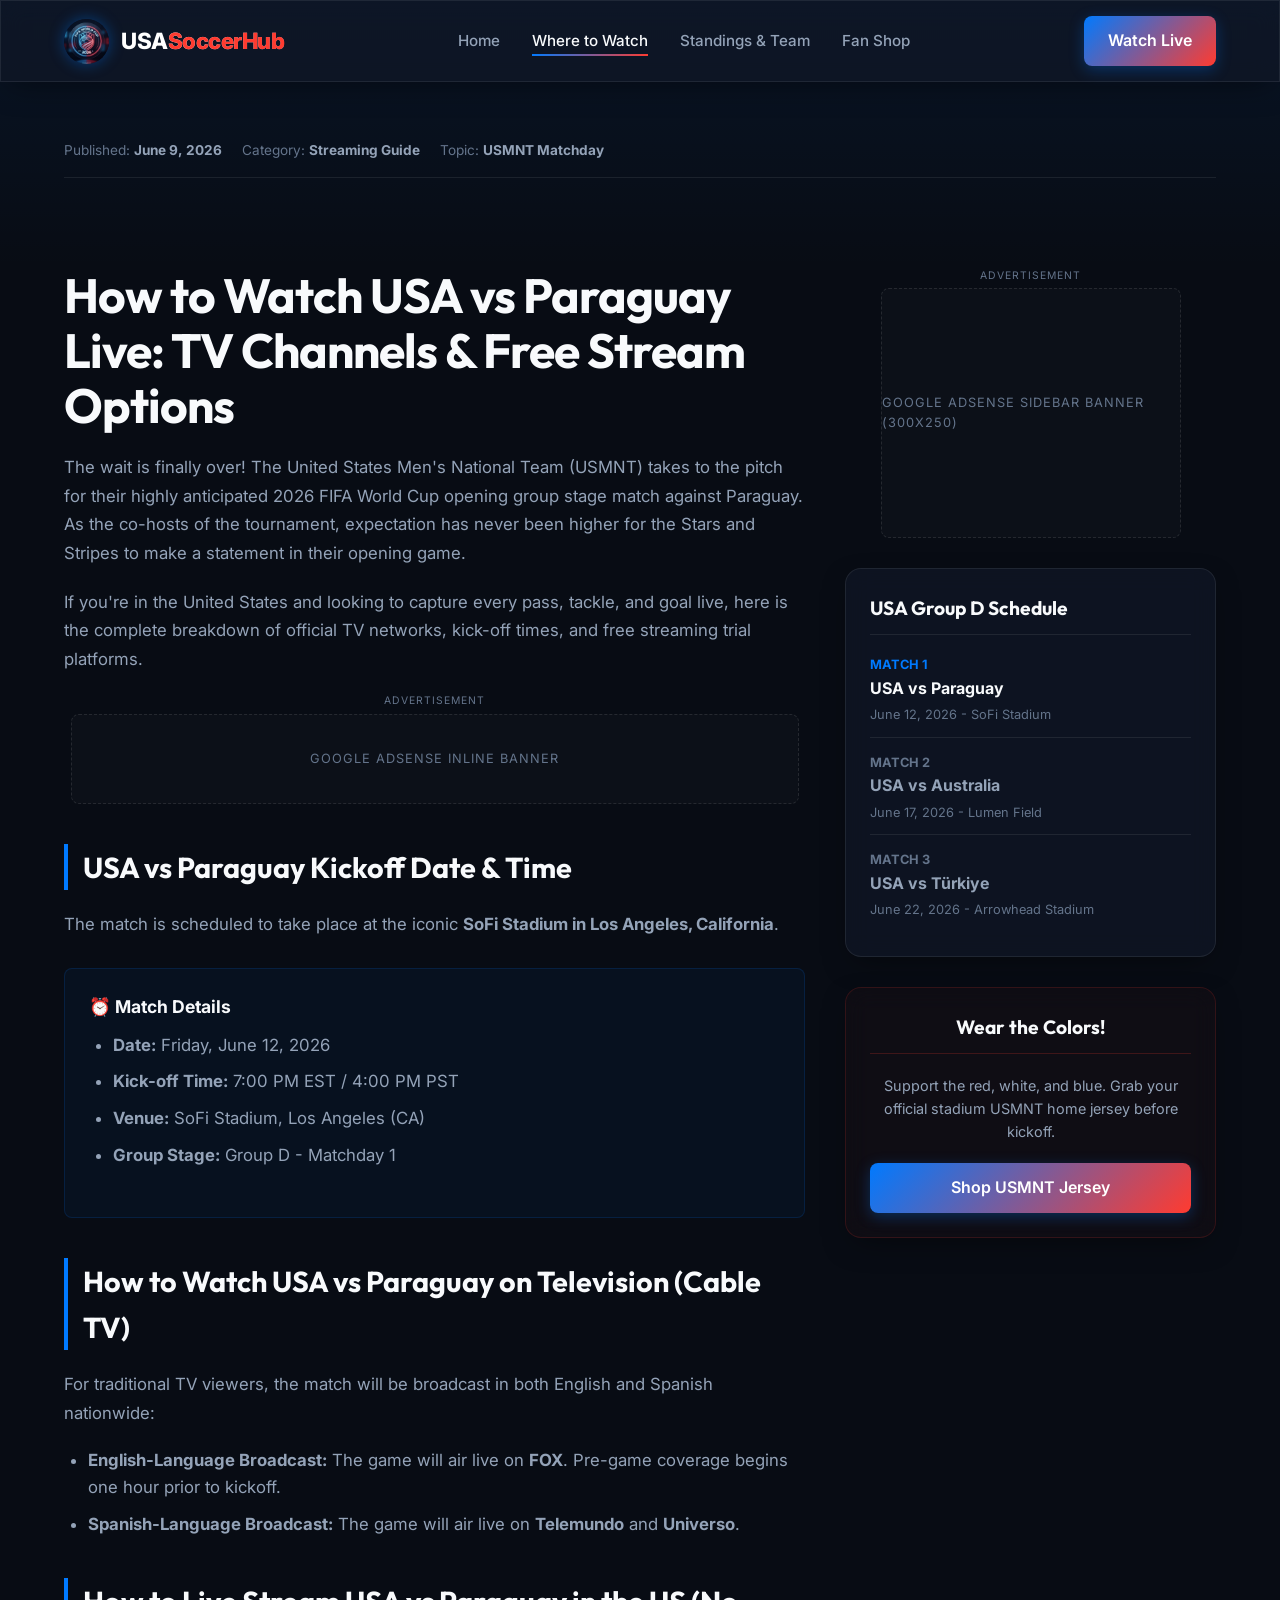
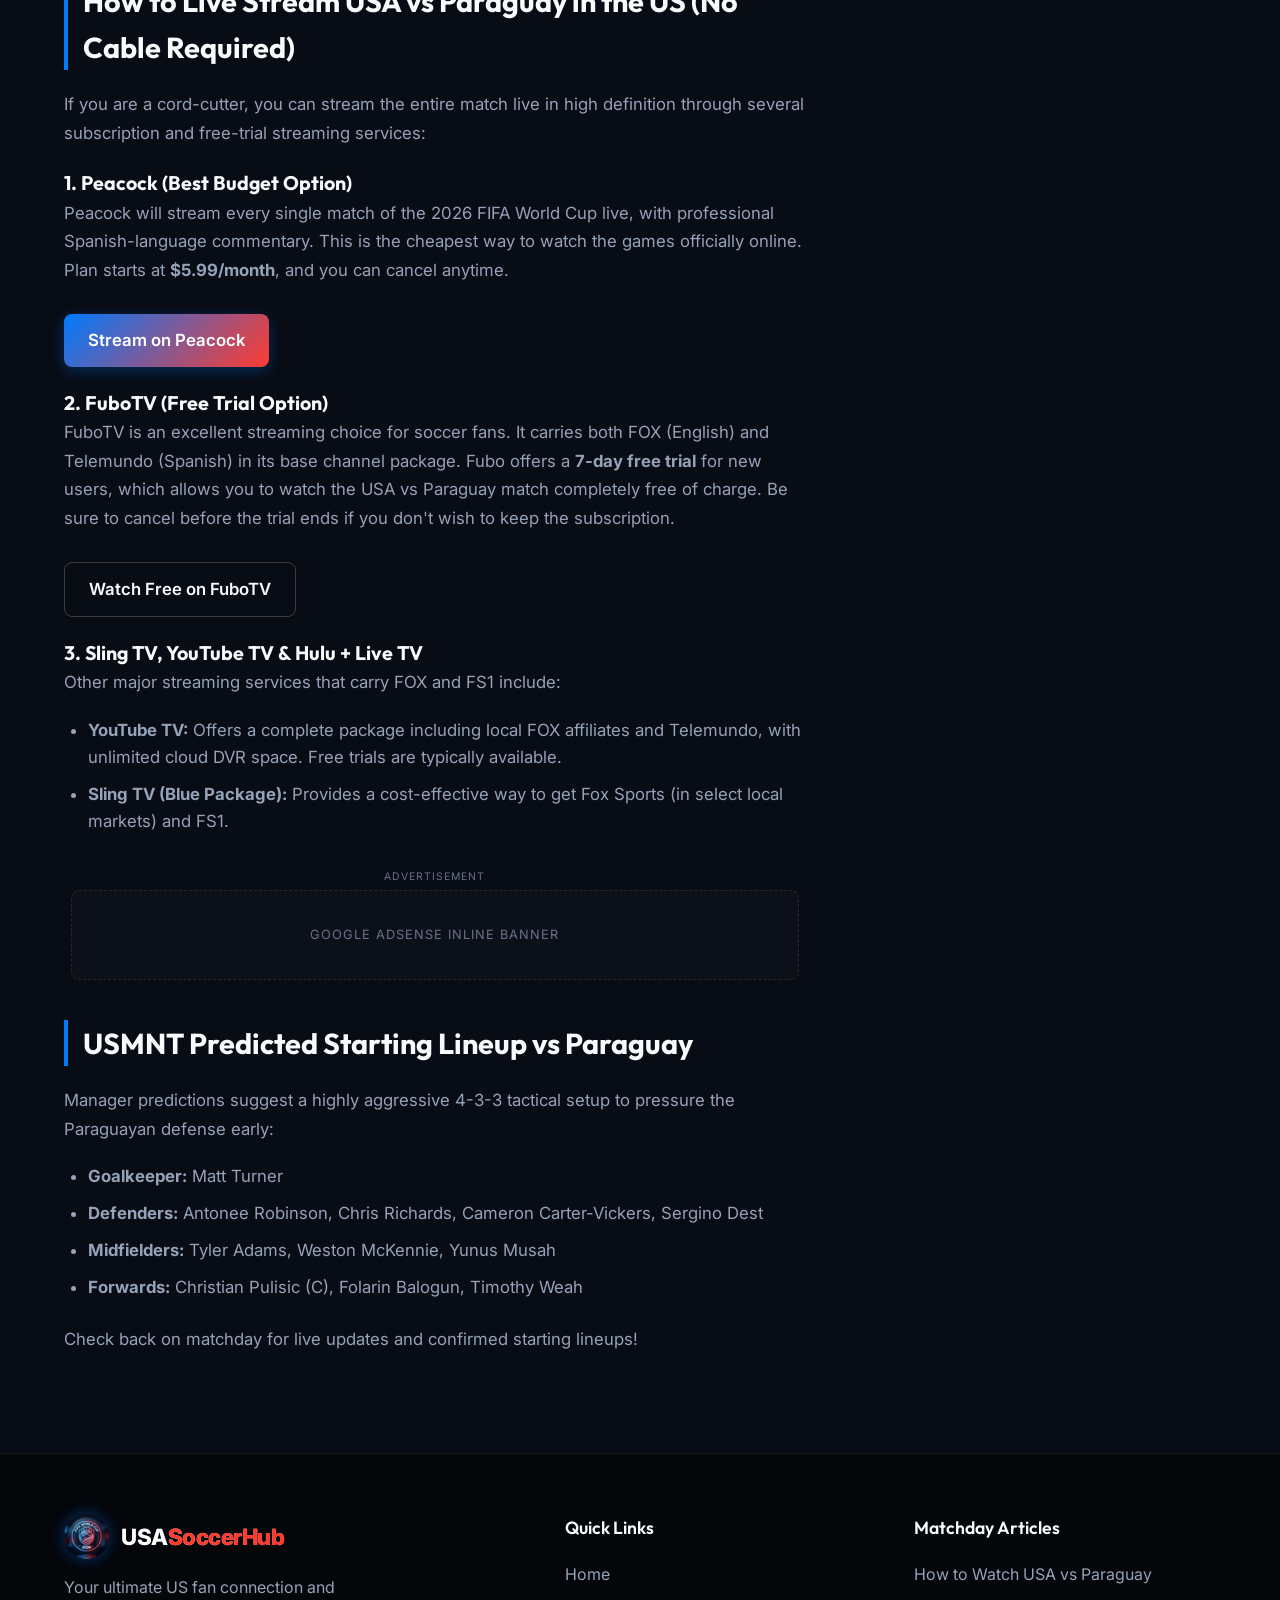
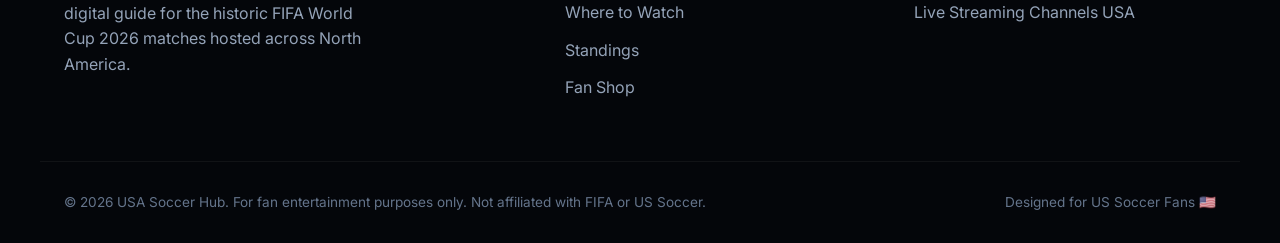
<file: watch-guide.html>
<!DOCTYPE html>
<html lang="en">
<head>
    <meta charset="UTF-8">
    <meta name="viewport" content="width=device-width, initial-scale=1.0">
    <title>How to Watch USA vs Paraguay Live Stream - World Cup 2026</title>
    
    <!-- SEO Meta Tags -->
    <meta name="description" content="Find out how to watch or live stream the USA vs Paraguay World Cup 2026 opening match in the US. Kickoff times, TV channels, and free streaming trials.">
    <meta name="keywords" content="USA vs Paraguay live stream, how to watch USA Paraguay free, World Cup 2026 live streaming, peacock fubo tv fox sports">
    <meta name="author" content="USA Soccer Hub">
    
    <!-- Open Graph (Facebook / Instagram) -->
    <meta property="og:type" content="article">
    <meta property="og:title" content="How to Watch USA vs Paraguay Live Stream - World Cup 2026">
    <meta property="og:description" content="All the live stream links, free trial options, and TV channels for USA's World Cup opening match.">
    <meta property="og:image" content="usa_vs_paraguay_clash_1781014697207.png">
    
    <!-- Stylesheet -->
    <link rel="stylesheet" href="style.css">
    
    <!-- Google AdSense Auto Ads Code Placeholder -->
    <!-- 
    <script async src="https://pagead2.googlesyndication.com/pagead/js/adsbygoogle.js?client=ca-pub-XXXXXXXXXXXXXXXX" crossorigin="anonymous"></script>
    -->
    
    <style>
        /* Specific Article Layout Styles */
        .article-hero {
            padding: 140px 0 60px;
            background: linear-gradient(180deg, rgba(0, 122, 255, 0.08) 0%, transparent 100%);
        }
        .article-container {
            display: grid;
            grid-template-columns: 1.8fr 0.9fr;
            gap: 40px;
            padding-bottom: 80px;
        }
        .article-content {
            font-size: 1.05rem;
            color: var(--text-primary);
        }
        .article-content h1 {
            font-size: 3rem;
            line-height: 1.15;
            margin-bottom: 20px;
            letter-spacing: -1px;
        }
        .article-meta {
            color: var(--text-muted);
            font-size: 0.85rem;
            margin-bottom: 30px;
            display: flex;
            gap: 20px;
            border-bottom: 1px solid var(--border-card);
            padding-bottom: 15px;
        }
        .article-meta span strong {
            color: var(--text-secondary);
        }
        .article-content h2 {
            font-size: 1.8rem;
            margin: 40px 0 20px;
            color: var(--text-primary);
            border-left: 4px solid var(--accent-blue);
            padding-left: 15px;
        }
        .article-content p {
            margin-bottom: 20px;
            color: var(--text-secondary);
            line-height: 1.7;
        }
        .article-content ul, .article-content ol {
            margin-bottom: 24px;
            padding-left: 24px;
            color: var(--text-secondary);
        }
        .article-content li {
            margin-bottom: 10px;
        }
        .info-box {
            border-radius: var(--radius-sm);
            padding: 24px;
            margin: 30px 0;
            background: rgba(0, 122, 255, 0.05);
            border: 1px solid rgba(0, 122, 255, 0.15);
        }
        .info-box-title {
            font-size: 1.1rem;
            font-weight: 700;
            margin-bottom: 10px;
            color: var(--text-primary);
            display: flex;
            align-items: center;
            gap: 10px;
        }
        .sidebar-section {
            border-radius: var(--radius-md);
            padding: 24px;
            margin-bottom: 30px;
        }
        .sidebar-title {
            font-size: 1.2rem;
            font-weight: 700;
            margin-bottom: 20px;
            border-bottom: 1px solid var(--border-card);
            padding-bottom: 10px;
        }
        
        @media (max-width: 992px) {
            .article-container {
                grid-template-columns: 1fr;
            }
            .article-content h1 {
                font-size: 2.3rem;
            }
        }
    </style>
</head>
<body>

    <!-- Header / Navbar -->
    <header class="glass">
        <div class="container nav-container">
            <a href="index.html" class="logo-link">
                <img src="world_cup_profile_logo_1781013418378.png" alt="USA Soccer Hub Logo" class="logo-img">
                <div class="logo-text">USA<span>SoccerHub</span></div>
            </a>
            <ul class="nav-menu">
                <li><a href="index.html#hero" class="nav-link">Home</a></li>
                <li><a href="index.html#stream" class="nav-link active">Where to Watch</a></li>
                <li><a href="index.html#stats" class="nav-link">Standings & Team</a></li>
                <li><a href="index.html#shop" class="nav-link">Fan Shop</a></li>
            </ul>
            <a href="index.html#stream" class="btn-cta btn-primary">Watch Live</a>
        </div>
    </header>

    <!-- Article Hero Section -->
    <section class="article-hero">
        <div class="container">
            <div class="article-meta">
                <span>Published: <strong>June 9, 2026</strong></span>
                <span>Category: <strong>Streaming Guide</strong></span>
                <span>Topic: <strong>USMNT Matchday</strong></span>
            </div>
        </div>
    </section>

    <!-- Main Content Grid -->
    <div class="container article-container">
        <!-- Main Article Column -->
        <main class="article-content">
            <h1>How to Watch USA vs Paraguay Live: TV Channels & Free Stream Options</h1>
            
            <p>The wait is finally over! The United States Men's National Team (USMNT) takes to the pitch for their highly anticipated 2026 FIFA World Cup opening group stage match against Paraguay. As the co-hosts of the tournament, expectation has never been higher for the Stars and Stripes to make a statement in their opening game.</p>
            
            <p>If you're in the United States and looking to capture every pass, tackle, and goal live, here is the complete breakdown of official TV networks, kick-off times, and free streaming trial platforms.</p>

            <!-- AdSense - In-Article Ad PlaceHolder -->
            <div class="ad-container" style="margin: 20px 0;">
                <span class="ad-label">Advertisement</span>
                <div class="ad-box">Google AdSense Inline Banner</div>
            </div>

            <h2>USA vs Paraguay Kickoff Date & Time</h2>
            <p>The match is scheduled to take place at the iconic <strong>SoFi Stadium in Los Angeles, California</strong>.</p>
            
            <div class="info-box">
                <div class="info-box-title">⏰ Match Details</div>
                <ul>
                    <li><strong>Date:</strong> Friday, June 12, 2026</li>
                    <li><strong>Kick-off Time:</strong> 7:00 PM EST / 4:00 PM PST</li>
                    <li><strong>Venue:</strong> SoFi Stadium, Los Angeles (CA)</li>
                    <li><strong>Group Stage:</strong> Group D - Matchday 1</li>
                </ul>
            </div>

            <h2>How to Watch USA vs Paraguay on Television (Cable TV)</h2>
            <p>For traditional TV viewers, the match will be broadcast in both English and Spanish nationwide:</p>
            <ul>
                <li><strong>English-Language Broadcast:</strong> The game will air live on <strong>FOX</strong>. Pre-game coverage begins one hour prior to kickoff.</li>
                <li><strong>Spanish-Language Broadcast:</strong> The game will air live on <strong>Telemundo</strong> and <strong>Universo</strong>.</li>
            </ul>

            <h2>How to Live Stream USA vs Paraguay in the US (No Cable Required)</h2>
            <p>If you are a cord-cutter, you can stream the entire match live in high definition through several subscription and free-trial streaming services:</p>

            <h3>1. Peacock (Best Budget Option)</h3>
            <p>Peacock will stream every single match of the 2026 FIFA World Cup live, with professional Spanish-language commentary. This is the cheapest way to watch the games officially online. Plan starts at <strong>$5.99/month</strong>, and you can cancel anytime.</p>
            <p><a href="https://www.peacocktv.com" target="_blank" rel="nofollow" class="btn-cta btn-primary" style="margin-top: 10px;">Stream on Peacock</a></p>

            <h3>2. FuboTV (Free Trial Option)</h3>
            <p>FuboTV is an excellent streaming choice for soccer fans. It carries both FOX (English) and Telemundo (Spanish) in its base channel package. Fubo offers a <strong>7-day free trial</strong> for new users, which allows you to watch the USA vs Paraguay match completely free of charge. Be sure to cancel before the trial ends if you don't wish to keep the subscription.</p>
            <p><a href="https://www.fubo.tv" target="_blank" rel="nofollow" class="btn-cta btn-outline" style="margin-top: 10px;">Watch Free on FuboTV</a></p>

            <h3>3. Sling TV, YouTube TV & Hulu + Live TV</h3>
            <p>Other major streaming services that carry FOX and FS1 include:</p>
            <ul>
                <li><strong>YouTube TV:</strong> Offers a complete package including local FOX affiliates and Telemundo, with unlimited cloud DVR space. Free trials are typically available.</li>
                <li><strong>Sling TV (Blue Package):</strong> Provides a cost-effective way to get Fox Sports (in select local markets) and FS1.</li>
            </ul>

            <!-- AdSense - In-Article Ad PlaceHolder -->
            <div class="ad-container" style="margin: 35px 0;">
                <span class="ad-label">Advertisement</span>
                <div class="ad-box">Google AdSense Inline Banner</div>
            </div>

            <h2>USMNT Predicted Starting Lineup vs Paraguay</h2>
            <p>Manager predictions suggest a highly aggressive 4-3-3 tactical setup to pressure the Paraguayan defense early:</p>
            <ul>
                <li><strong>Goalkeeper:</strong> Matt Turner</li>
                <li><strong>Defenders:</strong> Antonee Robinson, Chris Richards, Cameron Carter-Vickers, Sergino Dest</li>
                <li><strong>Midfielders:</strong> Tyler Adams, Weston McKennie, Yunus Musah</li>
                <li><strong>Forwards:</strong> Christian Pulisic (C), Folarin Balogun, Timothy Weah</li>
            </ul>
            <p>Check back on matchday for live updates and confirmed starting lineups!</p>
        </main>
        
        <!-- Sidebar Column -->
        <aside class="article-sidebar">
            <!-- Ad Placeholder -->
            <div class="ad-container" style="margin: 0 0 30px 0;">
                <span class="ad-label">Advertisement</span>
                <div class="ad-box sidebar">
                    Google AdSense Sidebar Banner (300x250)
                </div>
            </div>

            <!-- Roster Widget -->
            <div class="sidebar-section glass">
                <h3 class="sidebar-title">USA Group D Schedule</h3>
                <ul style="list-style: none; padding: 0;">
                    <li style="margin-bottom: 15px; border-bottom: 1px solid var(--border-card); padding-bottom: 10px;">
                        <span style="display: block; font-size: 0.8rem; color: var(--accent-blue); font-weight: 700; text-transform: uppercase;">Match 1</span>
                        <strong style="color: var(--text-primary);">USA vs Paraguay</strong><br>
                        <span style="font-size: 0.8rem; color: var(--text-muted);">June 12, 2026 - SoFi Stadium</span>
                    </li>
                    <li style="margin-bottom: 15px; border-bottom: 1px solid var(--border-card); padding-bottom: 10px;">
                        <span style="display: block; font-size: 0.8rem; color: var(--text-muted); font-weight: 700; text-transform: uppercase;">Match 2</span>
                        <strong style="color: var(--text-secondary);">USA vs Australia</strong><br>
                        <span style="font-size: 0.8rem; color: var(--text-muted);">June 17, 2026 - Lumen Field</span>
                    </li>
                    <li style="margin-bottom: 10px;">
                        <span style="display: block; font-size: 0.8rem; color: var(--text-muted); font-weight: 700; text-transform: uppercase;">Match 3</span>
                        <strong style="color: var(--text-secondary);">USA vs Türkiye</strong><br>
                        <span style="font-size: 0.8rem; color: var(--text-muted);">June 22, 2026 - Arrowhead Stadium</span>
                    </li>
                </ul>
            </div>
            
            <!-- Affiliate Gear Callout -->
            <div class="sidebar-section glass" style="text-align: center; border: 1px solid rgba(255, 59, 48, 0.15); background: rgba(255, 59, 48, 0.03);">
                <h3 class="sidebar-title" style="border-color: rgba(255, 59, 48, 0.2);">Wear the Colors!</h3>
                <p style="font-size: 0.9rem; color: var(--text-secondary); margin-bottom: 20px;">Support the red, white, and blue. Grab your official stadium USMNT home jersey before kickoff.</p>
                <a href="https://amzn.to/3PjXmZl" target="_blank" rel="nofollow" class="btn-cta btn-primary" style="width: 100%;">Shop USMNT Jersey</a>
            </div>
        </aside>
    </div>

    <!-- Footer -->
    <footer>
        <div class="container footer-grid">
            <div class="footer-brand">
                <a href="index.html" class="logo-link">
                    <img src="world_cup_profile_logo_1781013418378.png" alt="USA Soccer Hub Logo" class="logo-img">
                    <div class="logo-text">USA<span>SoccerHub</span></div>
                </a>
                <p>Your ultimate US fan connection and digital guide for the historic FIFA World Cup 2026 matches hosted across North America.</p>
            </div>
            
            <div>
                <h4 class="footer-title">Quick Links</h4>
                <ul class="footer-links">
                    <li><a href="index.html#hero">Home</a></li>
                    <li><a href="index.html#stream">Where to Watch</a></li>
                    <li><a href="index.html#stats">Standings</a></li>
                    <li><a href="index.html#shop">Fan Shop</a></li>
                </ul>
            </div>
            
            <div>
                <h4 class="footer-title">Matchday Articles</h4>
                <ul class="footer-links">
                    <li><a href="watch-guide.html">How to Watch USA vs Paraguay</a></li>
                    <li><a href="watch-guide.html">Live Streaming Channels USA</a></li>
                </ul>
            </div>
        </div>
        
        <div class="container footer-bottom">
            <p>&copy; 2026 USA Soccer Hub. For fan entertainment purposes only. Not affiliated with FIFA or US Soccer.</p>
            <p>Designed for US Soccer Fans 🇺🇸</p>
        </div>
    </footer>

    <!-- JavaScript File -->
    <script src="app.js"></script>
</body>
</html>
</file>
<file: style.css>
@import url('https://fonts.googleapis.com/css2?family=Inter:wght@300;400;500;600;700&family=Outfit:wght@400;500;600;700;800&display=swap');

:root {
    /* Color Palette */
    --bg-primary: #080c14;
    --bg-secondary: #0f1626;
    --bg-card: rgba(17, 24, 39, 0.7);
    --border-card: rgba(255, 255, 255, 0.08);
    
    --text-primary: #f8fafc;
    --text-secondary: #94a3b8;
    --text-muted: #64748b;
    
    --accent-red: #ff3b30;
    --accent-red-glow: rgba(255, 59, 48, 0.4);
    --accent-blue: #007aff;
    --accent-blue-glow: rgba(0, 122, 255, 0.4);
    --accent-gold: #ffcc00;
    
    --gradient-usa: linear-gradient(135deg, #007aff 0%, #ff3b30 100%);
    --gradient-dark: linear-gradient(180deg, #080c14 0%, #0f1626 100%);
    
    /* Layout & Styling Values */
    --radius-sm: 8px;
    --radius-md: 16px;
    --radius-lg: 24px;
    --shadow-premium: 0 10px 30px -10px rgba(0, 0, 0, 0.5);
    --transition-smooth: all 0.3s cubic-bezier(0.4, 0, 0.2, 1);
}

/* Base resets */
* {
    margin: 0;
    padding: 0;
    box-sizing: border-box;
}

html {
    scroll-behavior: smooth;
}

body {
    font-family: 'Inter', sans-serif;
    background-color: var(--bg-primary);
    color: var(--text-primary);
    line-height: 1.6;
    overflow-x: hidden;
}

h1, h2, h3, h4, .font-display {
    font-family: 'Outfit', sans-serif;
    font-weight: 700;
}

/* Glassmorphism utility */
.glass {
    background: var(--bg-card);
    backdrop-filter: blur(12px);
    -webkit-backdrop-filter: blur(12px);
    border: 1px solid var(--border-card);
    box-shadow: var(--shadow-premium);
}

/* Layout containers */
.container {
    width: 100%;
    max-width: 1200px;
    margin: 0 auto;
    padding: 0 24px;
}

/* Header & Nav */
header {
    position: fixed;
    top: 0;
    left: 0;
    width: 100%;
    z-index: 100;
    transition: var(--transition-smooth);
    border-bottom: 1px solid var(--border-card);
}

.nav-container {
    display: flex;
    justify-content: space-between;
    align-items: center;
    height: 80px;
}

.logo-link {
    display: flex;
    align-items: center;
    gap: 12px;
    text-decoration: none;
    color: var(--text-primary);
}

.logo-img {
    width: 45px;
    height: 45px;
    border-radius: 50%;
    box-shadow: 0 0 15px var(--accent-blue-glow);
}

.logo-text {
    font-size: 1.4rem;
    font-weight: 800;
    letter-spacing: -0.5px;
    background: linear-gradient(90deg, #fff 40%, var(--text-secondary));
    -webkit-background-clip: text;
    -webkit-text-fill-color: transparent;
}

.logo-text span {
    color: var(--accent-red);
    -webkit-text-fill-color: initial;
}

.nav-menu {
    display: flex;
    list-style: none;
    gap: 32px;
}

.nav-link {
    text-decoration: none;
    color: var(--text-secondary);
    font-weight: 500;
    font-size: 0.95rem;
    transition: var(--transition-smooth);
    position: relative;
    padding: 6px 0;
}

.nav-link:hover, .nav-link.active {
    color: var(--text-primary);
}

.nav-link::after {
    content: '';
    position: absolute;
    bottom: 0;
    left: 0;
    width: 0;
    height: 2px;
    background: var(--gradient-usa);
    transition: var(--transition-smooth);
}

.nav-link:hover::after, .nav-link.active::after {
    width: 100%;
}

.btn-cta {
    display: inline-flex;
    align-items: center;
    justify-content: center;
    padding: 12px 24px;
    border-radius: var(--radius-sm);
    font-weight: 600;
    text-decoration: none;
    transition: var(--transition-smooth);
    cursor: pointer;
    border: none;
}

.btn-primary {
    background: var(--gradient-usa);
    color: white;
    box-shadow: 0 4px 15px rgba(0, 122, 255, 0.3);
}

.btn-primary:hover {
    transform: translateY(-2px);
    box-shadow: 0 6px 20px rgba(0, 122, 255, 0.4);
}

.btn-outline {
    background: transparent;
    color: var(--text-primary);
    border: 1px solid rgba(255, 255, 255, 0.2);
}

.btn-outline:hover {
    background: rgba(255, 255, 255, 0.05);
    border-color: var(--text-primary);
}

/* Hero Section */
.hero {
    padding: 160px 0 80px;
    background: radial-gradient(circle at top right, rgba(0, 122, 255, 0.15) 0%, transparent 60%),
                radial-gradient(circle at bottom left, rgba(255, 59, 48, 0.1) 0%, transparent 50%);
    position: relative;
}

.hero-grid {
    display: grid;
    grid-template-columns: 1.2fr 0.8fr;
    gap: 48px;
    align-items: center;
}

.hero-tag {
    display: inline-flex;
    align-items: center;
    gap: 8px;
    padding: 6px 16px;
    border-radius: 100px;
    font-size: 0.85rem;
    font-weight: 600;
    color: var(--accent-gold);
    background: rgba(255, 204, 0, 0.1);
    border: 1px solid rgba(255, 204, 0, 0.2);
    margin-bottom: 24px;
}

.hero-title {
    font-size: 3.8rem;
    line-height: 1.1;
    letter-spacing: -1.5px;
    margin-bottom: 24px;
}

.hero-title span {
    background: var(--gradient-usa);
    -webkit-background-clip: text;
    -webkit-text-fill-color: transparent;
}

.hero-desc {
    font-size: 1.15rem;
    color: var(--text-secondary);
    margin-bottom: 36px;
    max-width: 600px;
}

.hero-actions {
    display: flex;
    gap: 16px;
}

/* Matchday Card */
.match-card {
    border-radius: var(--radius-lg);
    padding: 32px;
    text-align: center;
    position: relative;
    overflow: hidden;
}

.match-card::before {
    content: '';
    position: absolute;
    top: 0;
    left: 0;
    width: 100%;
    height: 4px;
    background: var(--gradient-usa);
}

.match-status {
    display: inline-block;
    padding: 4px 12px;
    border-radius: 100px;
    font-size: 0.75rem;
    font-weight: 700;
    text-transform: uppercase;
    letter-spacing: 1px;
    margin-bottom: 24px;
}

.status-live {
    background: rgba(255, 59, 48, 0.15);
    color: var(--accent-red);
    border: 1px solid rgba(255, 59, 48, 0.3);
    animation: pulse 2s infinite;
}

.status-upcoming {
    background: rgba(0, 122, 255, 0.15);
    color: var(--accent-blue);
    border: 1px solid rgba(0, 122, 255, 0.3);
}

.match-clash {
    display: flex;
    justify-content: space-around;
    align-items: center;
    margin-bottom: 32px;
}

.team {
    display: flex;
    flex-direction: column;
    align-items: center;
    gap: 12px;
    flex: 1;
}

.team-flag-container {
    width: 70px;
    height: 70px;
    border-radius: 50%;
    display: flex;
    align-items: center;
    justify-content: center;
    box-shadow: 0 4px 15px rgba(0, 0, 0, 0.3);
    border: 2px solid rgba(255, 255, 255, 0.1);
    background: #1e293b;
    overflow: hidden;
}

.team-flag-container img {
    width: 100%;
    height: 100%;
    object-fit: cover;
}

.team-name {
    font-size: 1.1rem;
    font-weight: 700;
}

.team-name.usa {
    color: #3b82f6;
}

.match-vs {
    font-size: 1.5rem;
    font-weight: 800;
    color: var(--text-muted);
    font-style: italic;
    padding: 0 16px;
}

/* Countdown */
.countdown-container {
    margin-top: 24px;
}

.countdown-label {
    font-size: 0.8rem;
    text-transform: uppercase;
    letter-spacing: 1px;
    color: var(--text-secondary);
    margin-bottom: 12px;
}

.countdown-timer {
    display: flex;
    justify-content: center;
    gap: 16px;
}

.time-box {
    display: flex;
    flex-direction: column;
    align-items: center;
    background: rgba(255, 255, 255, 0.03);
    border: 1px solid rgba(255, 255, 255, 0.05);
    padding: 12px;
    border-radius: var(--radius-sm);
    min-width: 65px;
}

.time-val {
    font-size: 1.8rem;
    font-weight: 800;
    line-height: 1;
    color: var(--text-primary);
}

.time-lbl {
    font-size: 0.65rem;
    color: var(--text-muted);
    text-transform: uppercase;
    margin-top: 4px;
}

/* Sections General */
section {
    padding: 80px 0;
}

.section-header {
    text-align: center;
    max-width: 600px;
    margin: 0 auto 56px;
}

.section-subtitle {
    color: var(--accent-blue);
    text-transform: uppercase;
    font-size: 0.85rem;
    font-weight: 700;
    letter-spacing: 2px;
    margin-bottom: 12px;
    display: block;
}

.section-title {
    font-size: 2.5rem;
    line-height: 1.2;
    margin-bottom: 16px;
}

.section-desc {
    color: var(--text-secondary);
}

/* Streaming Guide Grid */
.streaming-grid {
    display: grid;
    grid-template-columns: repeat(auto-fit, minmax(300px, 1fr));
    gap: 32px;
}

.channel-card {
    border-radius: var(--radius-md);
    padding: 32px;
    transition: var(--transition-smooth);
    display: flex;
    flex-direction: column;
    height: 100%;
}

.channel-card:hover {
    transform: translateY(-6px);
    border-color: rgba(0, 122, 255, 0.3);
    box-shadow: 0 20px 40px -20px rgba(0, 122, 255, 0.2);
}

.channel-logo-row {
    display: flex;
    justify-content: space-between;
    align-items: center;
    margin-bottom: 24px;
}

.channel-name {
    font-size: 1.5rem;
    font-weight: 700;
}

.channel-price {
    font-size: 0.9rem;
    background: rgba(255, 255, 255, 0.08);
    padding: 4px 12px;
    border-radius: 100px;
    font-weight: 600;
    color: var(--text-secondary);
}

.channel-details {
    list-style: none;
    margin-bottom: 32px;
    flex-grow: 1;
}

.channel-details li {
    margin-bottom: 12px;
    color: var(--text-secondary);
    display: flex;
    align-items: center;
    gap: 10px;
}

.channel-details li::before {
    content: '✓';
    color: #34c759;
    font-weight: bold;
}

/* Ads Box Placeholder */
.ad-container {
    width: 100%;
    margin: 40px auto;
    display: flex;
    flex-direction: column;
    align-items: center;
    justify-content: center;
}

.ad-box {
    width: 100%;
    max-width: 728px;
    height: 90px;
    background: rgba(255, 255, 255, 0.02);
    border: 1px dashed rgba(255, 255, 255, 0.1);
    border-radius: var(--radius-sm);
    display: flex;
    align-items: center;
    justify-content: center;
    color: var(--text-muted);
    font-size: 0.8rem;
    text-transform: uppercase;
    letter-spacing: 1px;
}

.ad-box.sidebar {
    max-width: 300px;
    height: 250px;
}

.ad-label {
    font-size: 0.65rem;
    color: var(--text-muted);
    margin-bottom: 4px;
    text-transform: uppercase;
    letter-spacing: 1px;
}

/* Tabs & Standings / Roster */
.tab-control {
    display: flex;
    justify-content: center;
    gap: 16px;
    margin-bottom: 40px;
}

.tab-btn {
    background: rgba(255, 255, 255, 0.03);
    border: 1px solid rgba(255, 255, 255, 0.08);
    color: var(--text-secondary);
    padding: 12px 32px;
    border-radius: 100px;
    font-weight: 600;
    cursor: pointer;
    transition: var(--transition-smooth);
}

.tab-btn:hover {
    color: var(--text-primary);
    background: rgba(255, 255, 255, 0.08);
}

.tab-btn.active {
    background: var(--text-primary);
    color: var(--bg-primary);
    border-color: var(--text-primary);
}

.tab-content {
    display: none;
    animation: fadeIn 0.4s ease;
}

.tab-content.active {
    display: block;
}

/* Standings Table */
.table-wrapper {
    overflow-x: auto;
    border-radius: var(--radius-md);
}

table {
    width: 100%;
    border-collapse: collapse;
    text-align: left;
}

th, td {
    padding: 16px 24px;
    border-bottom: 1px solid var(--border-card);
}

th {
    background: rgba(255, 255, 255, 0.02);
    color: var(--text-secondary);
    font-weight: 600;
    font-size: 0.85rem;
    text-transform: uppercase;
    letter-spacing: 0.5px;
}

tr.highlight-usa {
    background: rgba(0, 122, 255, 0.05);
}

/* Roster Grid */
.roster-grid {
    display: grid;
    grid-template-columns: repeat(auto-fill, minmax(220px, 1fr));
    gap: 24px;
}

.player-card {
    border-radius: var(--radius-md);
    padding: 24px;
    text-align: center;
    transition: var(--transition-smooth);
}

.player-card:hover {
    transform: translateY(-4px);
    border-color: rgba(255, 59, 48, 0.3);
}

.player-number {
    font-size: 2.2rem;
    font-weight: 800;
    color: rgba(255, 255, 255, 0.05);
    line-height: 1;
    margin-bottom: -10px;
}

.player-card:hover .player-number {
    color: var(--accent-red-glow);
    transition: var(--transition-smooth);
}

.player-name {
    font-size: 1.15rem;
    font-weight: 700;
    margin-bottom: 4px;
}

.player-pos {
    font-size: 0.8rem;
    text-transform: uppercase;
    letter-spacing: 1px;
    color: var(--text-secondary);
    margin-bottom: 12px;
}

.player-club {
    font-size: 0.8rem;
    color: var(--text-muted);
}

/* Shop Section */
.shop-grid {
    display: grid;
    grid-template-columns: repeat(auto-fit, minmax(260px, 1fr));
    gap: 32px;
}

.product-card {
    border-radius: var(--radius-md);
    overflow: hidden;
    transition: var(--transition-smooth);
    display: flex;
    flex-direction: column;
}

.product-card:hover {
    transform: translateY(-6px);
    border-color: rgba(255, 255, 255, 0.15);
}

.product-img-box {
    aspect-ratio: 1;
    background: #111827;
    position: relative;
    display: flex;
    align-items: center;
    justify-content: center;
    overflow: hidden;
}

.product-img-box img {
    max-width: 80%;
    max-height: 80%;
    object-fit: contain;
    transition: var(--transition-smooth);
}

.product-card:hover .product-img-box img {
    transform: scale(1.05);
}

.product-tag {
    position: absolute;
    top: 16px;
    left: 16px;
    background: var(--accent-red);
    color: white;
    font-size: 0.75rem;
    font-weight: 700;
    padding: 4px 10px;
    border-radius: 4px;
    text-transform: uppercase;
}

.product-info {
    padding: 24px;
    flex-grow: 1;
    display: flex;
    flex-direction: column;
}

.product-title {
    font-size: 1.1rem;
    font-weight: 700;
    margin-bottom: 8px;
    line-height: 1.4;
    color: var(--text-primary);
}

.product-price-row {
    display: flex;
    justify-content: space-between;
    align-items: center;
    margin-top: auto;
    padding-top: 16px;
}

.product-price {
    font-size: 1.3rem;
    font-weight: 800;
    color: var(--text-primary);
}

/* Footer */
footer {
    background: #04060a;
    border-top: 1px solid var(--border-card);
    padding: 60px 0 30px;
}

.footer-grid {
    display: grid;
    grid-template-columns: 1.5fr 1fr 1fr;
    gap: 48px;
    margin-bottom: 48px;
}

.footer-brand p {
    color: var(--text-secondary);
    margin-top: 16px;
    max-width: 320px;
}

.footer-title {
    font-size: 1.1rem;
    font-weight: 600;
    margin-bottom: 20px;
    color: var(--text-primary);
}

.footer-links {
    list-style: none;
}

.footer-links li {
    margin-bottom: 12px;
}

.footer-links a {
    color: var(--text-secondary);
    text-decoration: none;
    transition: var(--transition-smooth);
}

.footer-links a:hover {
    color: var(--text-primary);
    padding-left: 4px;
}

.footer-bottom {
    display: flex;
    justify-content: space-between;
    align-items: center;
    border-top: 1px solid rgba(255, 255, 255, 0.05);
    padding-top: 30px;
    color: var(--text-muted);
    font-size: 0.85rem;
}

/* Animations */
@keyframes pulse {
    0% {
        box-shadow: 0 0 0 0 rgba(255, 59, 48, 0.4);
    }
    70% {
        box-shadow: 0 0 0 10px rgba(255, 59, 48, 0);
    }
    100% {
        box-shadow: 0 0 0 0 rgba(255, 59, 48, 0);
    }
}

@keyframes fadeIn {
    from {
        opacity: 0;
        transform: translateY(10px);
    }
    to {
        opacity: 1;
        transform: translateY(0);
    }
}

/* Responsive Styles */
@media (max-width: 992px) {
    .hero-grid {
        grid-template-columns: 1fr;
        text-align: center;
        gap: 40px;
    }
    .hero-desc {
        margin-left: auto;
        margin-right: auto;
    }
    .hero-actions {
        justify-content: center;
    }
    .footer-grid {
        grid-template-columns: 1fr 1fr;
    }
    .footer-brand {
        grid-column: span 2;
    }
}

@media (max-width: 768px) {
    .nav-menu {
        display: none; /* simple burger menu behavior or hide */
    }
    .hero-title {
        font-size: 2.8rem;
    }
    .footer-grid {
        grid-template-columns: 1fr;
    }
    .footer-brand {
        grid-column: span 1;
    }
    .footer-bottom {
        flex-direction: column;
        gap: 16px;
        text-align: center;
    }
}
</file>
